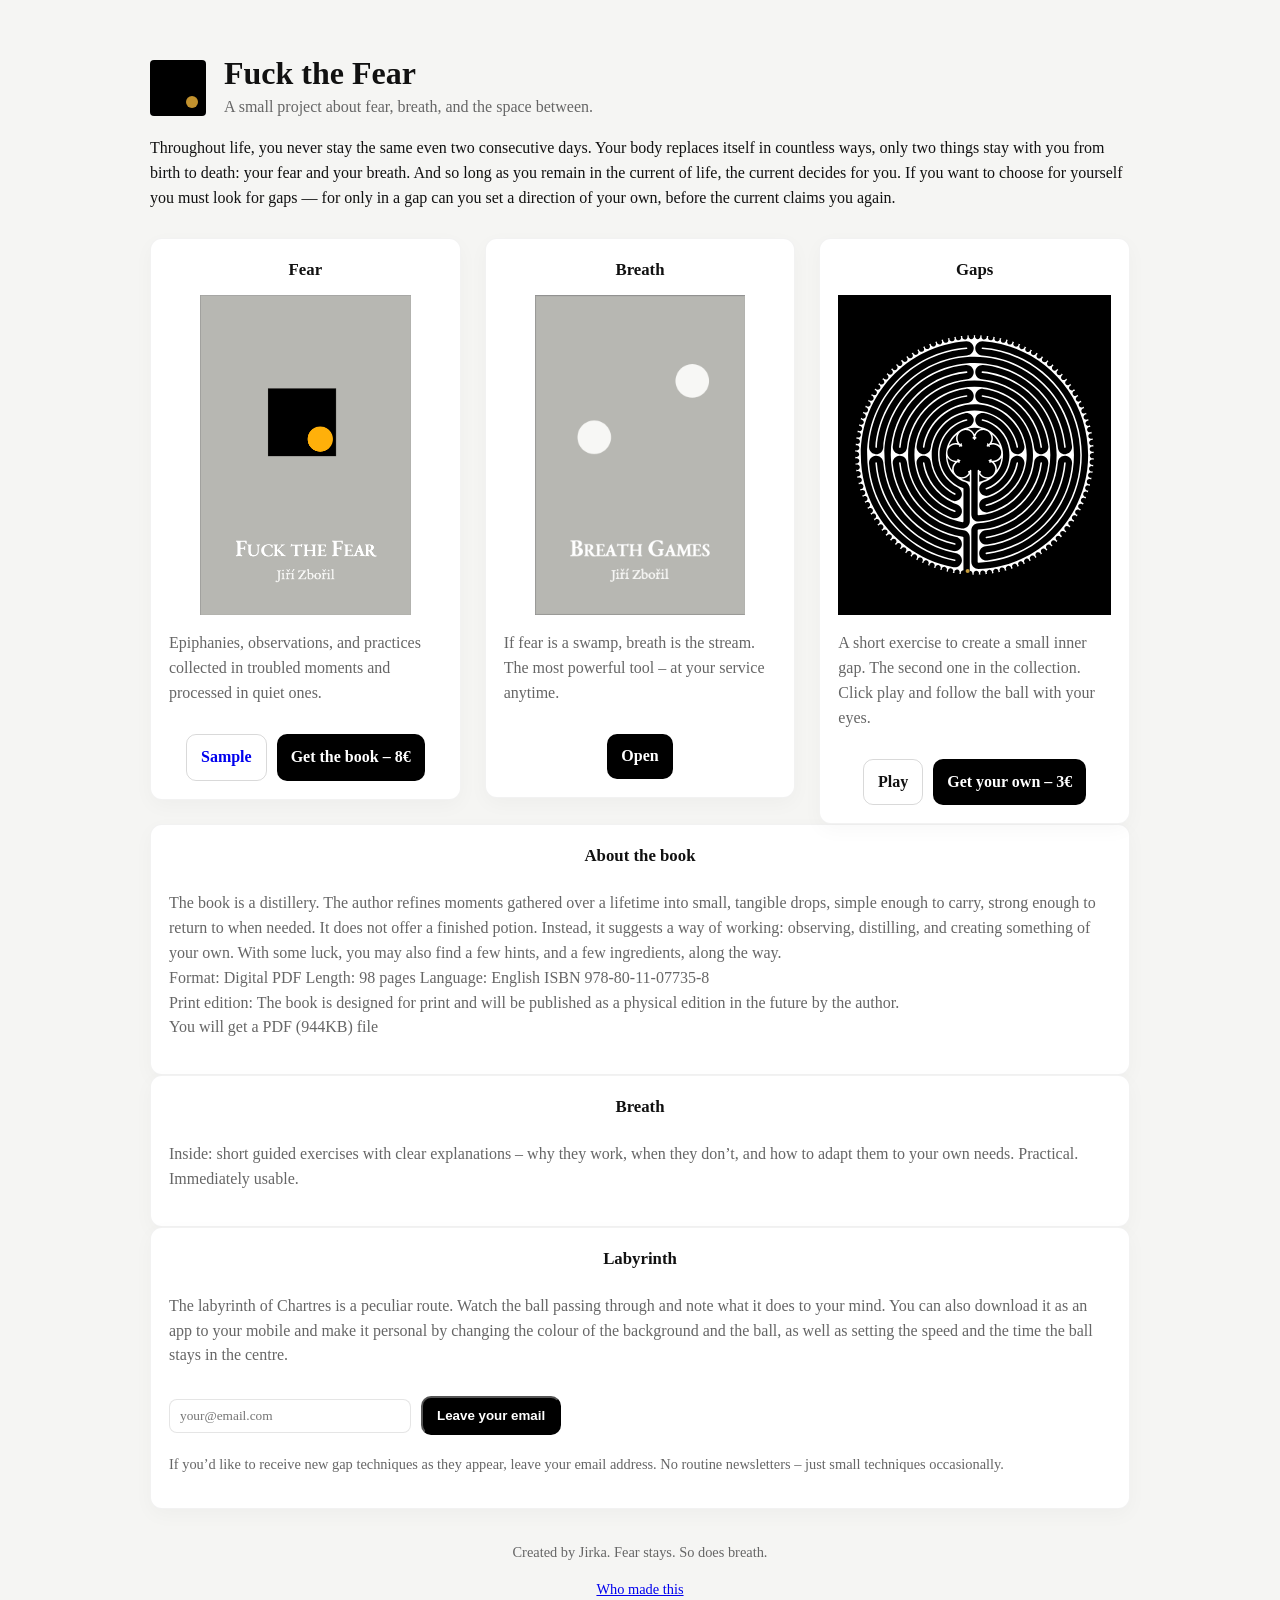
<file: index.html>
<!doctype html>
<html lang="en">

<head>
  <meta charset="utf-8" />
  <meta name="viewport" content="width=device-width,initial-scale=1" />
  <title>Fuck the Fear</title>
  <meta name="description" content="Fuck the Fear — book, breath practices, and small techniques for creating gaps." />

  <!-- clean external CSS -->
  <link rel="stylesheet" href="style.css" />


  <!-- clean external JS -->
  <script defer src="script.js"></script>
</head>

<body>
  <div class="wrap">

    <!-- HEADER -->
    <header>
      <div class="motif" aria-hidden="true"></div>
      <div>
        <h1>Fuck the Fear</h1>
        <p class="lead">A small project about fear, breath, and the space between.</p>
      </div>
    </header>

    <!-- INTRO -->
    <section class="intro-text">
      <p>
        Throughout life, you never stay the same even two consecutive days. Your body replaces itself in countless
        ways, only two things stay with you from birth to death: your fear and your breath. And so long as you
        remain in the current of life, the current decides for you. If you want to choose for yourself you must look for
        gaps — for only in a gap can you set a direction of your own, before the current claims you again.
      </p>
    </section>

    <!-- MAIN GRID -->
    <main class="grid-3" role="main">

      <!-- FEAR -->
      <section class="card" aria-labelledby="book-title">
        <h2 id="book-title" class="title">Fear</h2>

        <figure class="card-hero">
          <img src="assets/ftf-cover.png" alt="Cover: Fear">
        </figure>

        <div class="card-body">
          <p class="desc">Epiphanies, observations, and practices collected in troubled moments and processed in quiet
            ones.</p>
        </div>

        <div class="card-actions">
          <a class="btn btn-ghost" href="assets/sample.pdf" target="_blank">Sample</a>
          <a class="btn btn-primary" href="https://buy.stripe.com/test_8x2aEX64O5fg9uTa0Q9sk00" target="_blank"
            rel="noopener">Get the book – 8€</a>
        </div>
      </section>

      <!-- BREATH -->
      <section class="card" aria-labelledby="breath-title">
        <h2 id="breath-title" class="title">Breath</h2>

        <figure class="card-hero">
          <img src="assets/breath-cover.png" alt="Cover: Breath">
        </figure>

        <div class="card-body">
          <p class="desc">If fear is a swamp, breath is the stream. The most powerful tool – at your service anytime.
          </p>
        </div>

        <div class="card-actions">
          <a class="btn btn-primary" href="assets/DechFinal.pdf" target="_blank">
            Open
          </a>


        </div>
      </section>

      <!-- GAPS -->
      <section class="card" aria-labelledby="gaps-title">
        <h2 id="gaps-title" class="title">Gaps</h2>

        <figure class="card-hero">
          <iframe src="store/labyrinth/free/" class="gaps-frame"></iframe>
        </figure>

        <div class="card-body">
          <p class="desc">A short exercise to create a small inner gap. The second one in the collection. Click play and follow the ball with your eyes. </p>
        </div>

        <div class="card-actions">
            <a class="btn btn-outline" onclick="startLabyrinth()">Play</a>
            <a class="btn btn-solid" href="https://buy.stripe.com/test_3cI28r2SC8rs6iHdd29sk01">Get your own – 3€</a>
        </div>
      </section>

    </main>

    <!-- EXTRA SECTIONS -->
    <div class="extras">

      <section id="book-more" class="card">
        <h3 class="title">About the book</h3>
        <p class="desc">
         The book is a distillery. The author refines moments gathered over a lifetime into small, tangible drops, simple enough to carry, strong enough to return to when needed. It does not offer a finished potion. Instead, it suggests a way of working: observing, distilling, and creating something of your own. With some luck, you may also find a few hints, and a few ingredients, along the way. <br>Format: Digital PDF Length: 98 pages  Language: English ISBN 978-80-11-07735-8 <br>Print edition: The book is designed for print and will be published as a physical edition in the future by the author. <br>You will get a PDF (944KB) file
        </p>
      </section>

      <section id="breath-more" class="card">
        <h3 class="title">Breath</h3>
        <p class="desc">
          Inside: short guided exercises with clear explanations – why they work, when they don’t, and how to adapt them to your own needs. Practical. Immediately usable.
        </p>
      </section>

      <section id="tech1" class="card">
        <h3 class="title">Labyrinth</h3>
        <p class="desc">
          The labyrinth of Chartres is a peculiar route. Watch the ball passing through and note what it does to your mind. You can also download it as an app to your mobile and make it personal by changing the colour of the background and the ball, as well as setting the speed and the time the ball stays in the centre.
        </p>
        <!-- EMAIL FORM — MAILTO fallback (simple) -->
        <form action="https://formspree.io/f/mzdddljb" method="POST" class="email-form">
          <input type="hidden" name="_language" value="en">
          <input type="hidden" name="_redirect" value="https://fuckthefear.net/">

          <label for="email-input" class="visually-hidden">Your email</label>
          <input 
            id="email-input" 
            name="email" 
            type="email" 
            placeholder="your@email.com" 
            required 
            autocomplete="email" 
          />
          <button type="submit" class="btn btn-primary">
            Leave your email
          </button>

          <p class="email-hint">
            If you’d like to receive new gap techniques as they appear, leave your email address.
            No routine newsletters – just small techniques occasionally.
          </p>
        </form>

      </section>

    </div>

    <!-- FOOTER -->
    <footer class="footer-small">
      <p>Created by Jirka. Fear stays. So does breath.</p>
      <a href="/about/">Who made this</a>
    </footer>

  </div>
</body>

</html>
</file>
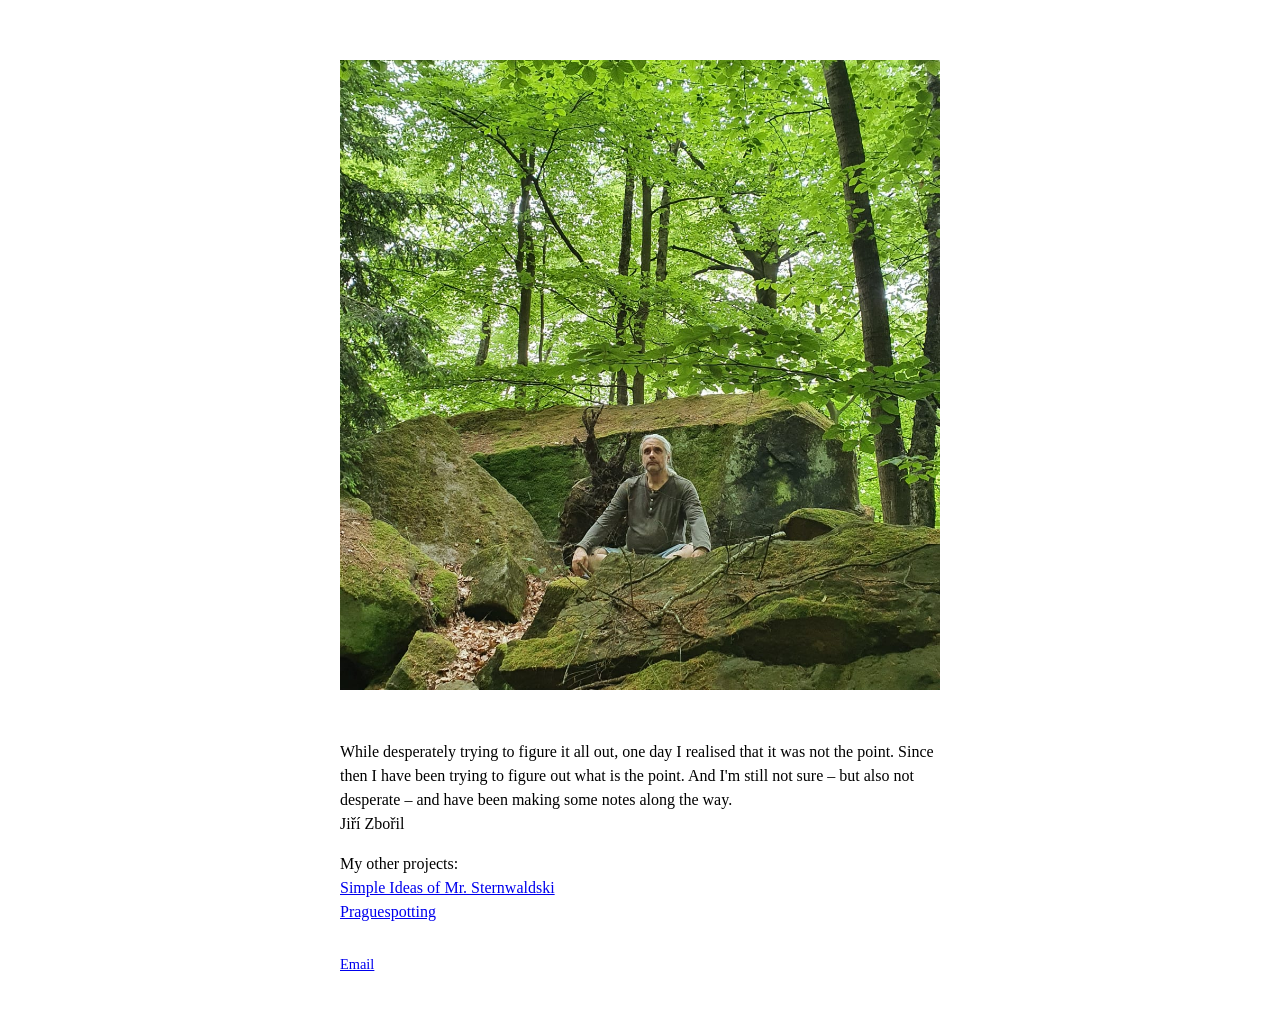
<file: about/index.html>
<!DOCTYPE html>
<html lang="en">
<head>
  <meta charset="UTF-8">
  <title>About</title>
  <link rel="stylesheet" href="style.css">
</head>
<body>

  <main class="about">

    <img src="JZ.jpeg" alt="Jiří Zbořil">

    <p>
      While desperately trying to figure it all out, one day I realised that it was not the point.
      Since then I have been trying to figure out what is the point.
      And I'm still not sure – but also not desperate – and have been making some notes along the way. <br>Jiří Zbořil
    </p>
    <p>My other projects:
    <br><a href="https://sternwaldski.space" target="_blank" rel="noopener">Simple Ideas of Mr. Sternwaldski</a>
    <br><a href="https://praguespotting.com" target="_blank" rel="noopener">Praguespotting</a>
  </p>
    <p class="contact">
      <a href="mailto:jiri.zboril@email.cz">Email</a>
    </p>

  </main>


</body>
</html>
</file>
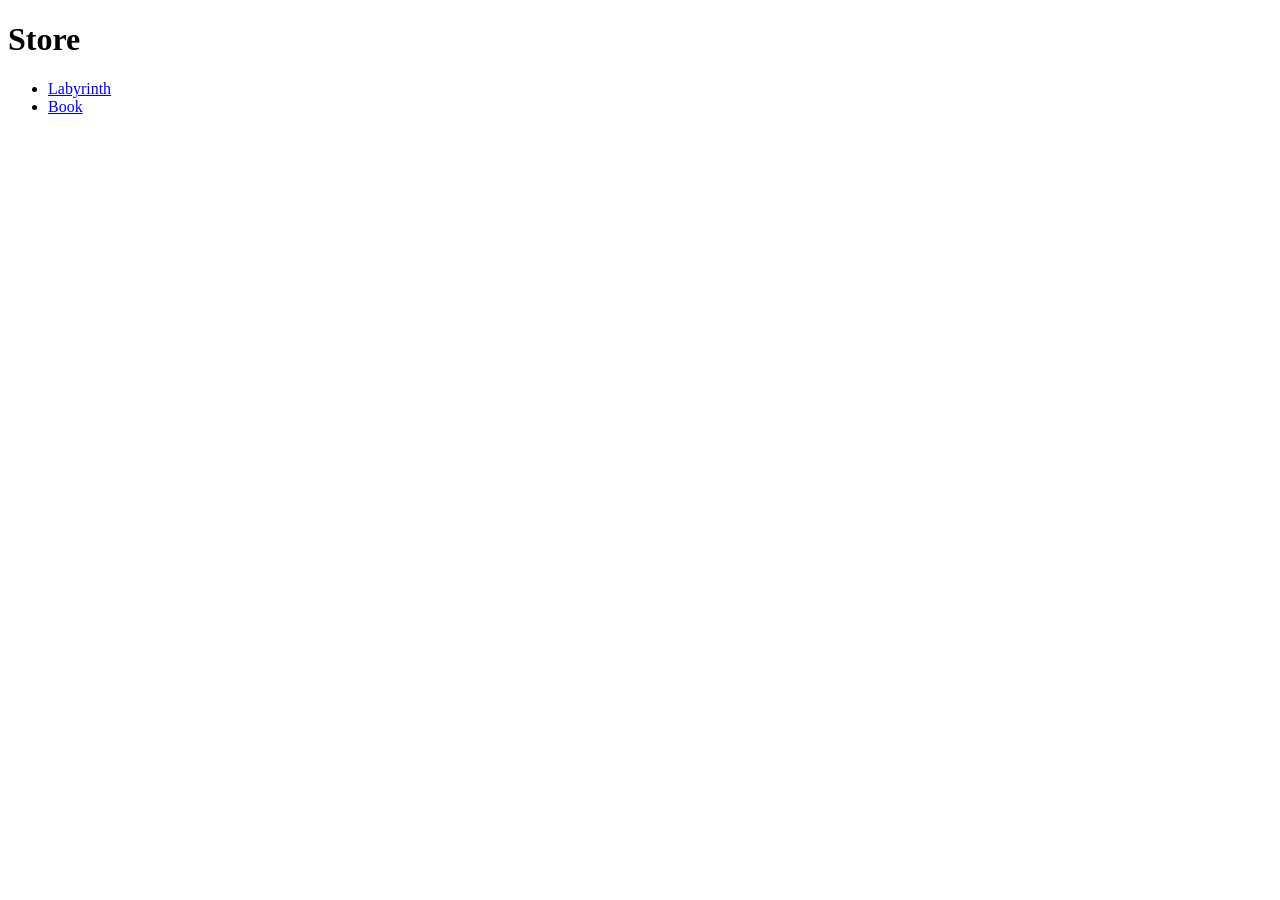
<file: store/index.html>
<!DOCTYPE html>
<html lang="en">
<head>
  <meta charset="UTF-8">
  <title>Store — Fuck the Fear</title>
</head>
<body>

  <h1>Store</h1>

  <ul>
    <li>
      <a href="/store/labyrinth/take">Labyrinth</a>
    </li>

    <li>
      <a href="/store/book/take">Book</a>
    </li>
  </ul>

</body>
</html>
</file>
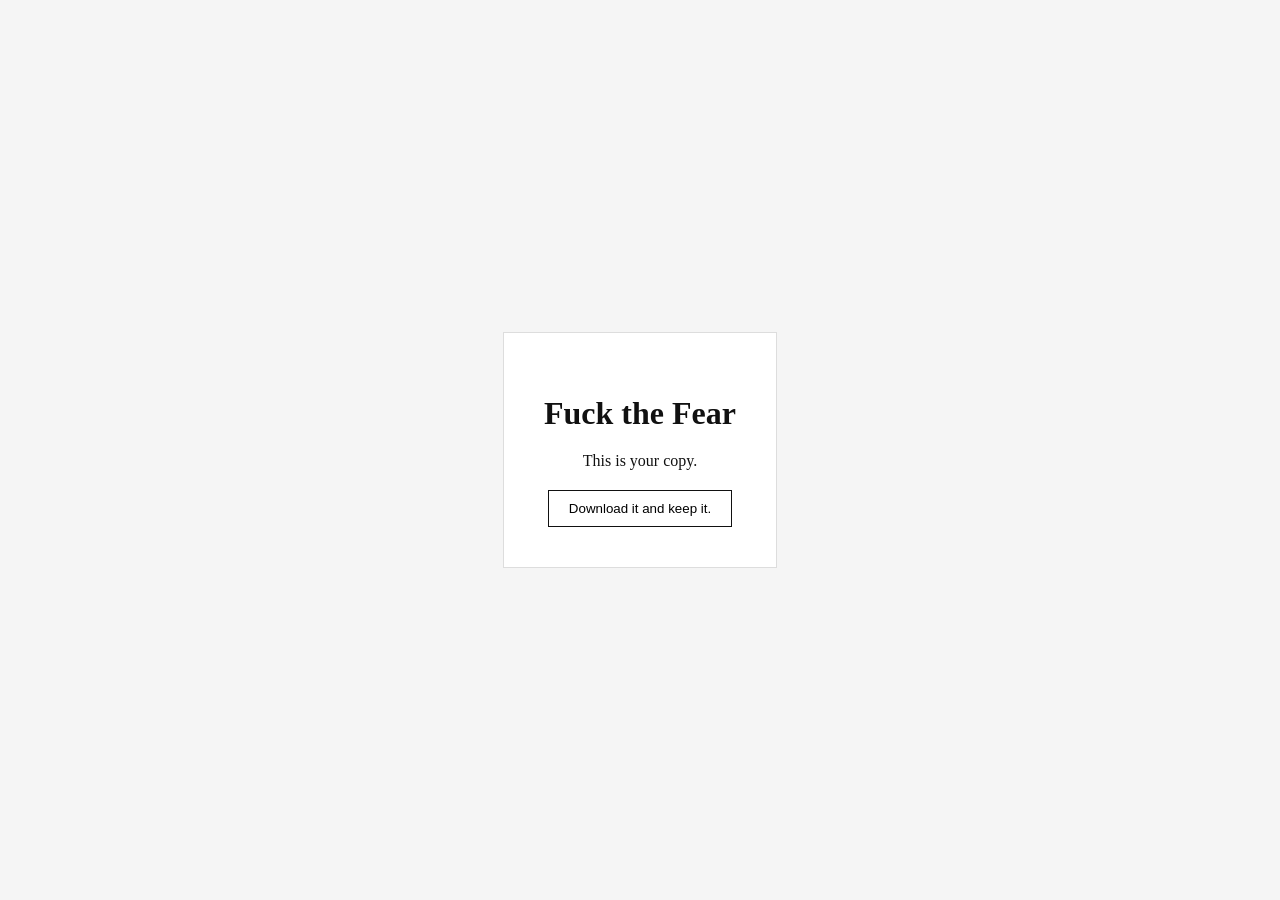
<file: store/book/index.html>
<!DOCTYPE html>
<html lang="en">
<head>
  <meta charset="UTF-8">
  <title>Fuck the Fear – Book</title>
  <link rel="stylesheet" href="style.css">
</head>
<body>
  <div class="box">
  <h1>Fuck the Fear</h1>

  <p>
  This is your copy.
  </p>

<a href="Book.pdf" download="FTF.pdf">
  <button>Download it and keep it.</button>
</a>
</div>

</body>
</html>
</file>
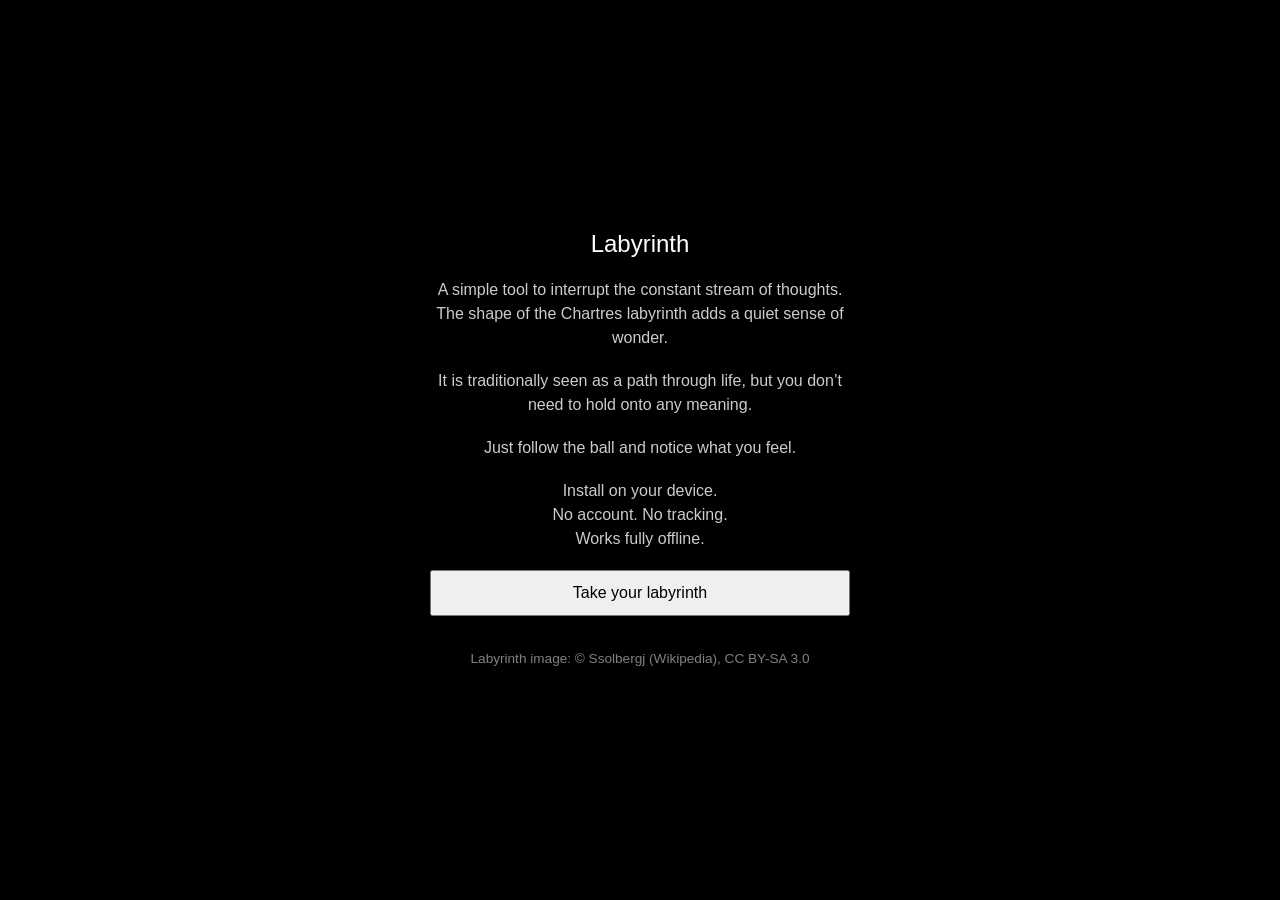
<file: store/labyrinth/index.html>
<!DOCTYPE html>
<html lang="en">
<head>
  <meta charset="UTF-8" />
  <meta name="viewport" content="width=device-width, initial-scale=1.0" />
  <link rel="manifest" href="manifest.json">
  <title>Labyrinth</title>

  <style>
    body {
      margin: 0;
      min-height: 100vh;
      display: flex;
      align-items: center;
      justify-content: center;
      background: #000;
      color: #fff;
      font-family: -apple-system, BlinkMacSystemFont, sans-serif;
      text-align: center;
    }

    .box {
      max-width: 420px;
      padding: 24px;
      display: flex;
      flex-direction: column;
      gap: 1.2em;
    }

    h1 {
      font-size: 1.5em;
      font-weight: 500;
      margin: 0;
    }

    p {
      margin: 0;
      opacity: 0.8;
      line-height: 1.5;
    }

    .small {
      font-size: 0.85em;
      opacity: 0.5;
      margin-top: 1em;
    }
  </style>
</head>

<div class="box">

  <h1>Labyrinth</h1>

  <p>
    A simple tool to interrupt the constant stream of thoughts.
    The shape of the Chartres labyrinth adds a quiet sense of wonder.
  </p>

  <p>
    It is traditionally seen as a path through life,
    but you don’t need to hold onto any meaning.
  </p>

  <p>
    Just follow the ball and notice what you feel.
  </p>

  <p>
    Install on your device.<br>
    No account. No tracking.<br>
    Works fully offline.
  </p>
  <button id="takeBtn" style="padding:12px; font-size:1em; cursor:pointer;">
    Take your labyrinth
  </button>

  <p class="small">
    Labyrinth image: © Ssolbergj (Wikipedia), CC BY-SA 3.0
  </p>

</div>

<script>
let deferredPrompt = null;

window.addEventListener('beforeinstallprompt', (e) => {
  e.preventDefault();
  deferredPrompt = e;
});

document.getElementById('takeBtn').addEventListener('click', async () => {
  if (deferredPrompt) {
    deferredPrompt.prompt();
    await deferredPrompt.userChoice;
    deferredPrompt = null;
  } else {
    window.location.href = "./app/";
  }
});
</script>
</html>
</file>
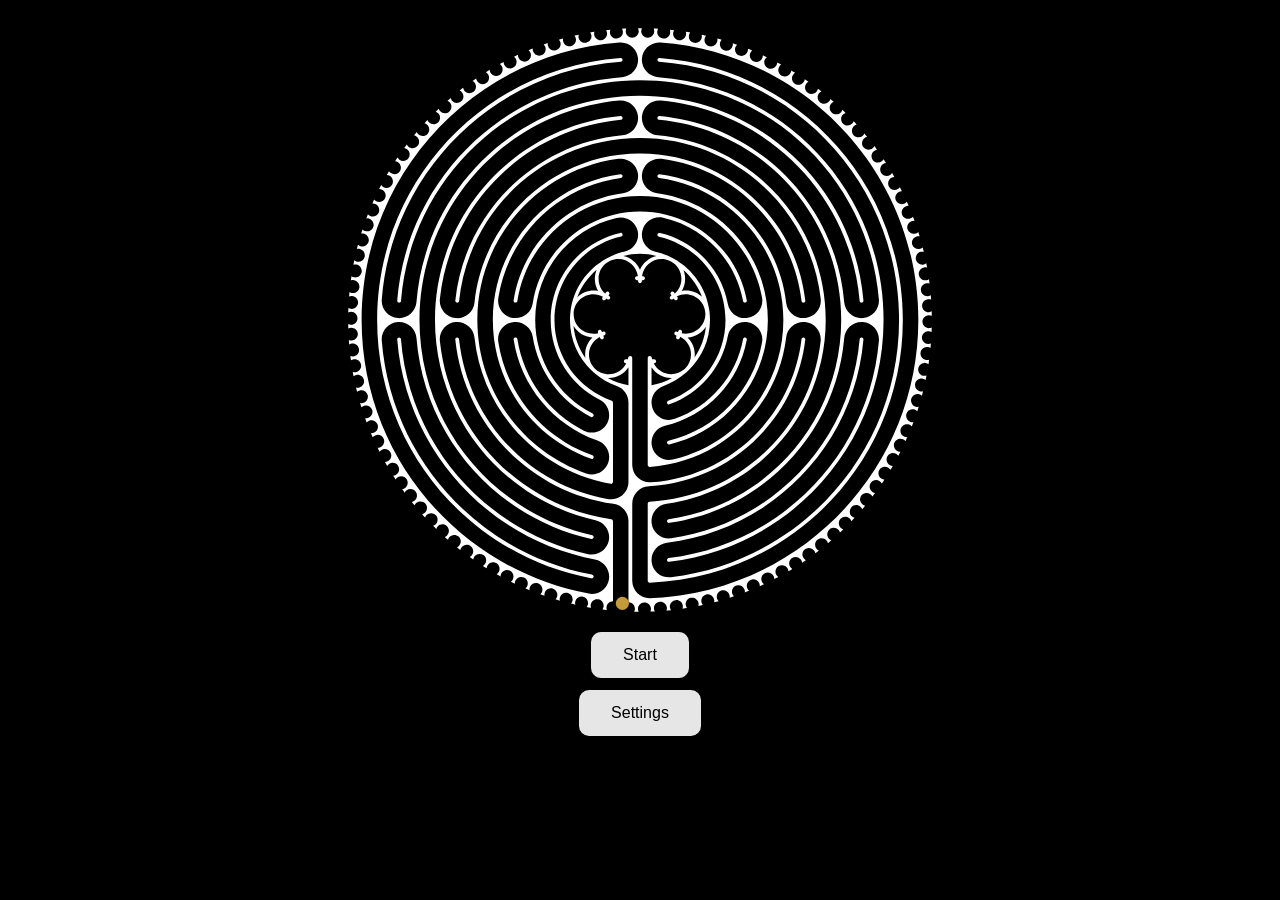
<file: store/labyrinth/app/index.html>
<!DOCTYPE html>
<html lang="en">
<head>
<meta charset="UTF-8">
<title>Labyrinth</title>
<link rel="stylesheet" href="style.css">
<link rel="manifest" href="manifest.json">
<meta name="theme-color" content="#000000">
<meta name="viewport" content="width=device-width, initial-scale=1">
</head>

<body>

<div id="labyrinth">

  <img src="labyrinth.svg" id="labyrinthImage">

  <svg id="ballLayer" viewBox="0 0 730 730"></svg>

</div>

<button id="startButton">Start</button>
<button id="settingsButton">Settings</button>
<button id="getButton">Get</button>

<div id="overlay"></div>

<div id="settingsPanel">

<label>
Journey time (minutes)
<input id="journeyInput" type="number" value="3" min="1" max="20">
</label>

<label>
Pause (seconds)
<input id="pauseInput" type="number" value="5" min="0" max="60">
</label>

<label>
Ball color
<input id="ballColorInput" type="color" value="#c49a3a">
</label>

<label>
Background
<input id="bgColorInput" type="color" value="#000000">
</label>

<button id="resetButton">Reset</button>

</div>

</div>

<script src="app.js"></script>
</body>
</html>
</file>
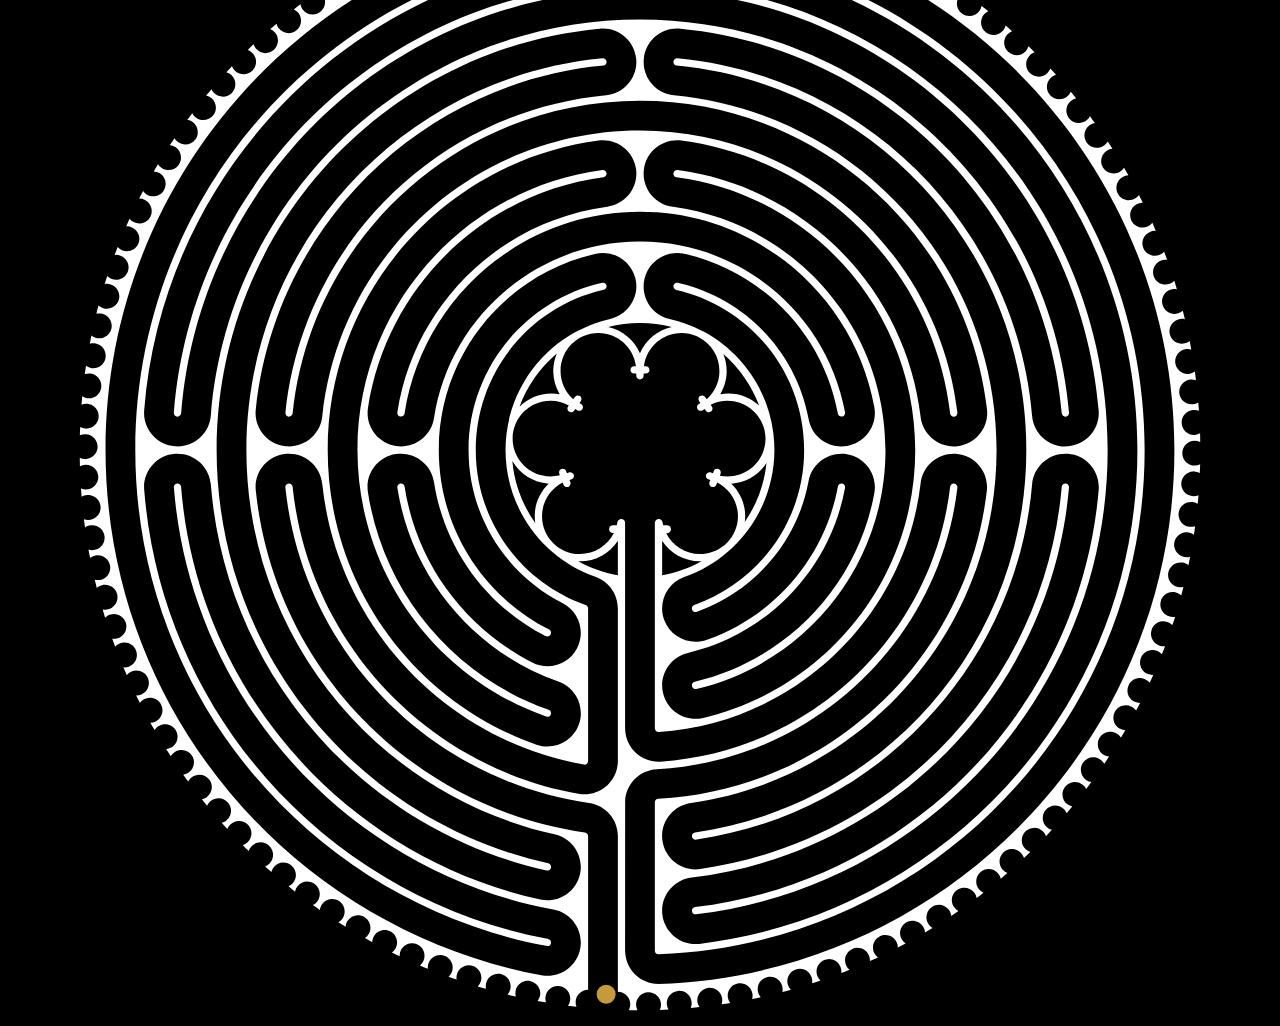
<file: store/labyrinth/free/index.html>
<!DOCTYPE html>
<html lang="en">
<head>
  <meta charset="UTF-8">
  <meta name="viewport" content="width=device-width, initial-scale=1.0">
  <title>Labyrinth</title>
  <link rel="stylesheet" href="style.css">
</head>

<body>
  <div class="labyrinth">
    <div class="stage">
      <img src="labyrinth.svg">
      <svg id="ballLayer" viewBox="0 0 730 730"></svg>
    </div>
  </div>
</body>

<svg id="ballLayer" viewBox="0 0 730 730"></svg>
<script src="app.js"></script>

</html>
</file>
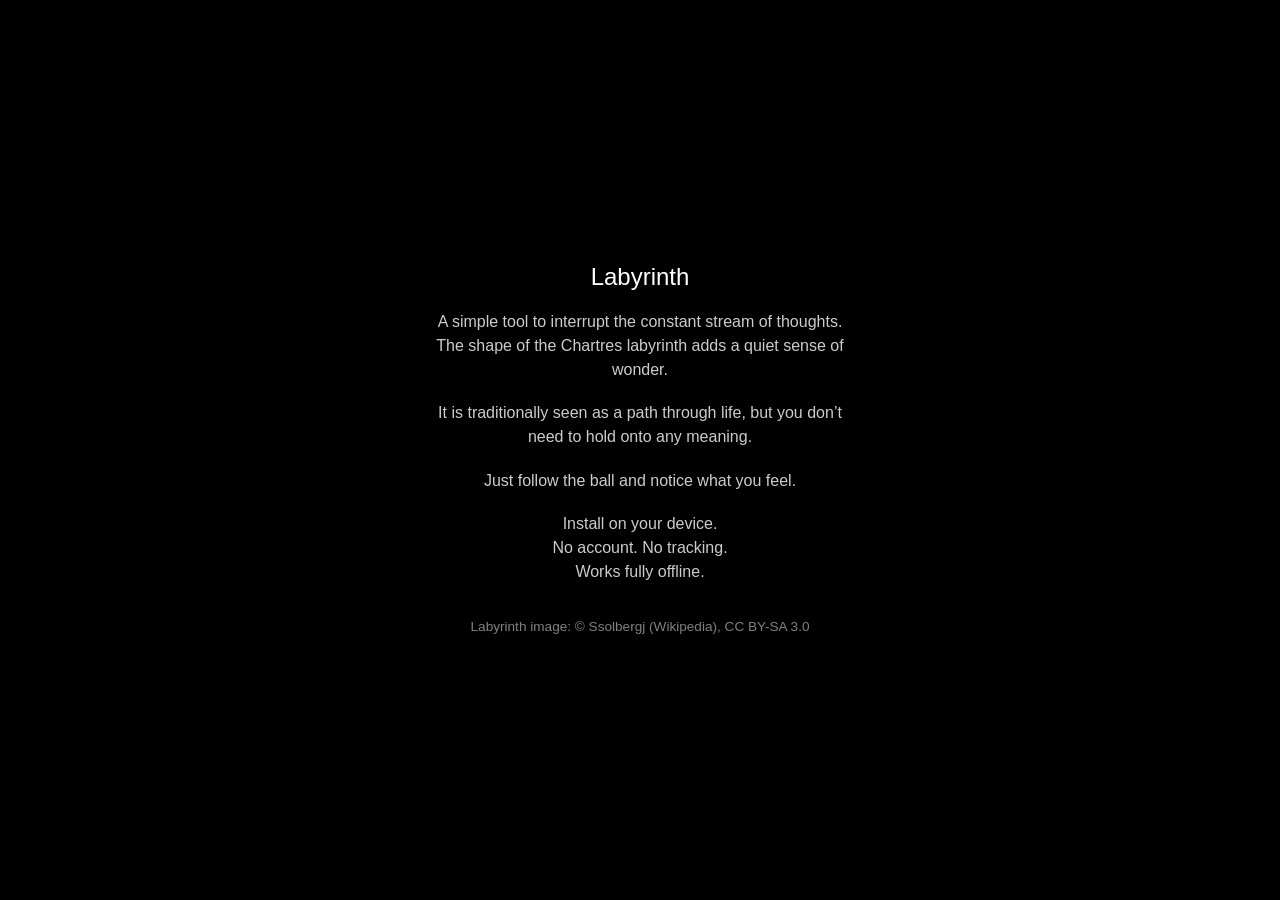
<file: store/labyrinth/app/Labyrinth.html>
<!DOCTYPE html>
<html lang="en">
<head>
  <meta charset="UTF-8" />
  <meta name="viewport" content="width=device-width, initial-scale=1.0" />
  <link rel="manifest" href="manifest.json">
  <title>Labyrinth</title>

  <style>
    body {
      margin: 0;
      min-height: 100vh;
      display: flex;
      align-items: center;
      justify-content: center;
      background: #000;
      color: #fff;
      font-family: -apple-system, BlinkMacSystemFont, sans-serif;
      text-align: center;
    }

    .box {
      max-width: 420px;
      padding: 24px;
      display: flex;
      flex-direction: column;
      gap: 1.2em;
    }

    h1 {
      font-size: 1.5em;
      font-weight: 500;
      margin: 0;
    }

    p {
      margin: 0;
      opacity: 0.8;
      line-height: 1.5;
    }

    .small {
      font-size: 0.85em;
      opacity: 0.5;
      margin-top: 1em;
    }
  </style>
</head>

<div class="box">

  <h1>Labyrinth</h1>

  <p>
    A simple tool to interrupt the constant stream of thoughts.
    The shape of the Chartres labyrinth adds a quiet sense of wonder.
  </p>

  <p>
    It is traditionally seen as a path through life,
    but you don’t need to hold onto any meaning.
  </p>

  <p>
    Just follow the ball and notice what you feel.
  </p>

  <p>
    Install on your device.<br>
    No account. No tracking.<br>
    Works fully offline.
  </p>
  <button id="installBtn" style="padding:12px; font-size:1em; cursor:pointer;">
    Install
  </button>

  <p class="small">
    Labyrinth image: © Ssolbergj (Wikipedia), CC BY-SA 3.0
  </p>

</div>
<script>
  let deferredPrompt;

  const btn = document.getElementById('installBtn');
  btn.style.display = 'none';

  window.addEventListener('beforeinstallprompt', (e) => {
    e.preventDefault();
    deferredPrompt = e;
    btn.style.display = 'block';
  });

  btn.addEventListener('click', async () => {
    if (!deferredPrompt) return;

    deferredPrompt.prompt();

    const { outcome } = await deferredPrompt.userChoice;
    deferredPrompt = null;

    btn.style.display = 'none';
  });
</script>
</html>
</file>
<file: style.css>
/* =========================================
   Fuck the Fear — CLEAN BASE STYLESHEET
========================================= */

/* VARIABLES */
:root {
  --bg: #F5F5F3;
  --text: #111;
  --muted: #666;
  --accent: #C3922E;
  --black: #000;
  --container: 980px;
  --card-hero-h: 320px;
}

/* RESET */
html, body {
  margin: 0;
  padding: 0;
  background: var(--bg);
  color: var(--text);
  font-family: "Garamond", Georgia, serif;
  line-height: 1.55;
}

/* LAYOUT */
.wrap {
  max-width: var(--container);
  margin: 28px auto;
  padding: 28px;
}

main.grid-3 {
  margin-top: 28px;
}

@media (min-width: 820px) {
  main.grid-3 {
    display: grid;
    grid-template-columns: repeat(3, minmax(300px, 1fr));
    gap: 24px;
    align-items: start;
  }
}

/* HEADER */
.motif {
  width: 56px;
  height: 56px;
  background: var(--black);
  position: relative;
  border-radius: 4px;
}

header {
  display: flex;
  align-items: center;   /* vertikálně zarovná logo a text */
  gap: 18px;
  margin-bottom: 16px;   /* jemný spodní odstup */
}

header h1 {
  margin: 0;             /* odstraníme defaultní horní margin */
  line-height: 1.1;      /* opticky stejná výška jako původně */
}

header .lead {
  margin: 4px 0 0 0;     /* jemný odstup od titulku dolů */
  font-size: 1.0rem;
  color: var(--muted);
}

.motif::after {
  content: "";
  width: 12px;
  height: 12px;
  background: var(--accent);
  position: absolute;
  right: 8px;
  bottom: 8px;
  border-radius: 50%;
}

/* CARDS */
.card {
  background: #fff;
  border-radius: 12px;
  padding: 18px;
  border: 1px solid rgba(0,0,0,0.05);
  box-shadow: 0 6px 20px rgba(0,0,0,0.03);
  display: flex;
  flex-direction: column;
}

.card-body {
  flex: 1 1 auto;
  margin-bottom: 12px;
}


/* HERO */
figure.card-hero {
  height: var(--card-hero-h);
  min-height: var(--card-hero-h);
  flex: 0 0 var(--card-hero-h);
  margin: 6px 0 0 0;
  overflow: hidden;
  display: flex;
  align-items: center;
  justify-content: center;
}
figure.card-hero img {
  height: 100%;
  width: auto;
  object-fit: contain;
  display: block;
}

.card-hero:has(.gaps-frame) {
  padding: 0;
  display: block;
}

.gaps-frame {
  width: 100%;
  height: 100%;
  border: none;
  display: block;
}


/* TITLES */
.title {
  text-align: center;
  margin: 0 0 6px;
  font-size: 1.05rem;
  font-weight: 600;
}

.desc {
  color: var(--muted);
}

/* ACTIONS */
.card-actions {
  display: flex;
  gap: 10px;
  justify-content: center;
}

/* BUTTONS */
.btn {
  display: inline-flex;
  align-items: center;
  justify-content: center;
  padding: 10px 14px;
  border-radius: 10px;
  font-weight: 600;
  text-decoration: none;
}
.btn-primary { background: var(--black); color: #fff; }
.btn-ghost { border: 1px solid rgba(0,0,0,0.15); }
.btn-solid { background: var(--black); color:#fff; }
.btn-outline { border: 1px solid rgba(0,0,0,0.15); }

/* FOOTER */
.footer-small {
  text-align: center;
  margin-top: 32px;
  color: var(--muted);
  font-size: 0.9rem;
}
.email-form {
  display:flex;
  gap:10px;
  align-items:center;
  margin-top:12px;
  flex-wrap:wrap;
}
.email-form input[type="email"]{
  padding:8px 10px;
  border-radius:8px;
  border:1px solid rgba(0,0,0,0.10);
  min-width:220px;
  font-family: inherit;
}
.email-form .email-hint{
  width:100%;
  color:var(--muted);
  font-size:0.9rem;
  margin-top:8px;
}
.visually-hidden { position:absolute!important; height:1px; width:1px; overflow:hidden; clip:rect(1px,1px,1px,1px); white-space:nowrap; }
</file>
<file: about/style.css>
.about {
  max-width: 600px;
  margin: 60px auto;
  padding: 0 20px;
}

.about img {
  width: 100%;
  max-height: 70vh;
  object-fit: cover;
  margin-bottom: 30px;
}

.about h1 {
  margin-bottom: 20px;
}

.about p {
  line-height: 1.5;
}

.contact {
  margin-top: 30px;
  font-size: 0.9em;
}
</file>
<file: store/book/style.css>
body {
  font-family: Georgia, serif;
  background: #f5f5f5;
  color: #111;
  display: flex;
  align-items: center;
  justify-content: center;
  height: 100vh;
  margin: 0;
}

.box {
  background: white;
  padding: 40px;
  border: 1px solid #ddd;
  max-width: 400px;
  text-align: center;
}

h1 {
  margin-bottom: 20px;
}

p {
  margin-bottom: 20px;
}

button {
  padding: 10px 20px;
  border: 1px solid #111;
  background: white;
  cursor: pointer;
}

button:hover {
  background: #111;
  color: white;
}
</file>
<file: store/labyrinth/app/style.css>
body {
  margin: 0;
  background: #000;

  display: flex;
  flex-direction: column;
  align-items: center;

  font-family: system-ui, -apple-system, Segoe UI, Roboto, sans-serif;
}

#labyrinth {
  width: min(90vw, 600px);
  position: relative;
  margin: 20px auto 0;
}

#labyrinth svg {
  width: 100%;
  height: auto;
  display: block;
}

#labyrinth img {
  display: block;
  width: 100%;
}

#ballLayer {
  position: absolute;
  top: 0;
  left: 0;
  width: 100%;
  aspect-ratio: 1 / 1;
  pointer-events: none;
}

button {
  margin-top: 16px;
  padding: 14px 32px;
  font-size: 16px;
  cursor: pointer;

  border: none;
  border-radius: 10px;

  background: #e6e6e6;
  color: #000;

  transition: background 0.2s;
}

button:hover {
  background: #f2f2f2;
}

#settingsPanel {
  display: none;

  position: fixed;
  top: 50%;
  left: 50%;
  transform: translate(-50%, -50%);

  padding: 24px;

  background: #111;
  color: white;

  border-radius: 12px;

  width: min(90vw, 420px);
  box-sizing: border-box;
}

#settingsPanel label {
  display: flex;
  justify-content: space-between;
  align-items: center;
  margin: 16px 0;
  font-size: 18px;
}

#settingsPanel input {
  margin-left: 12px;
  font-size: 18px;
  padding: 6px 8px;
}

#settingsPanel label {
  gap: 12px;
}

#settingsPanel input {
  width: 80px;
  text-align: right;
}

#settingsPanel input[type="color"] {
  width: 40px;
  height: 32px;
  padding: 0;
  border: none;
}

#settingsPanel button {
  margin-top: 20px;
  width: 100%;
}

button {
  margin-top: 12px;
}

#overlay {
  display: none;
  position: fixed;
  inset: 0;
  background: transparent;
}
</file>
<file: store/labyrinth/free/style.css>
/* reset */
html, body {
  margin: 0;
  height: 100%;
  background: #000;
}

/* layout */
body {
  display: flex;
  justify-content: center;
  align-items: center;
}

/* container */
.labyrinth {
  width: 100%;
  height: 100%;

  display: flex;
  justify-content: center;
  align-items: center;
}

/* image */
.labyrinth img {
  width: 90%;
  height: auto;
  display: block;
}

.stage {
  position: relative;
  width: 90%;
}

.stage img {
  width: 100%;
  display: block;
}

#ballLayer {
  position: absolute;
  top: 0;
  left: 0;
  width: 100%;
  height: 100%;
}
</file>
